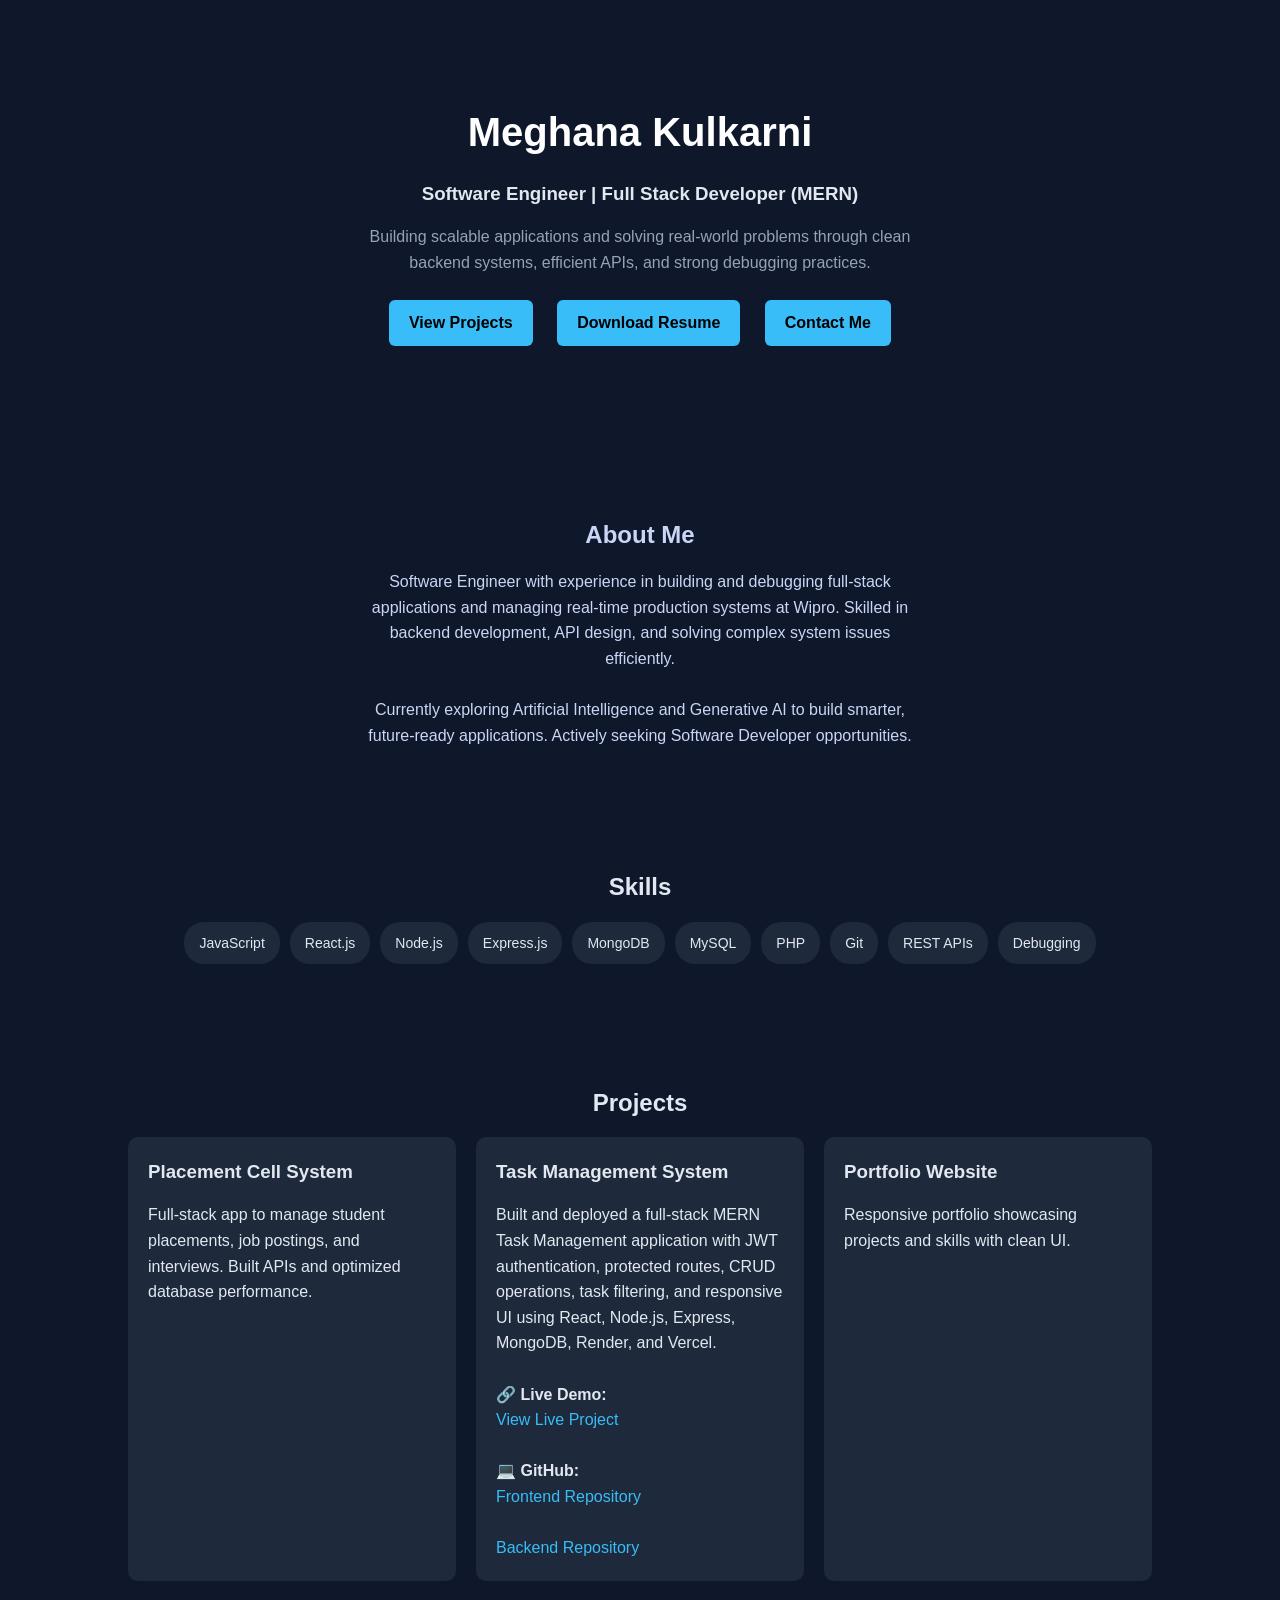
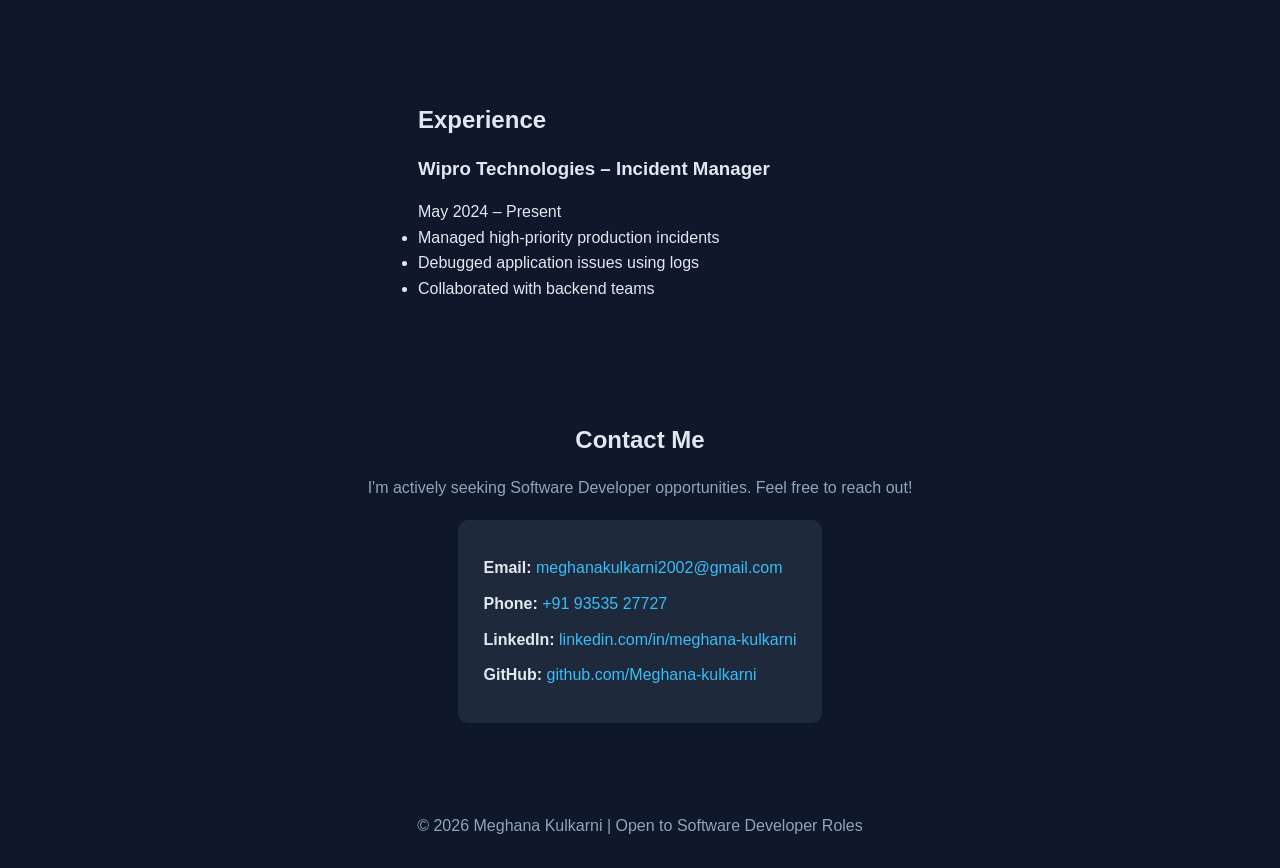
<file: index.html>
<!DOCTYPE html>
<html lang="en">
<head>
  <meta charset="UTF-8">
  <meta name="viewport" content="width=device-width, initial-scale=1.0">
  <title>Meghana Kulkarni | Software Engineer</title>

  <style>
.contact-box {
  background: #1e293b;
  padding: 25px;
  border-radius: 10px;
  display: inline-block;
  text-align: left;
}

.contact-box p {
  margin: 10px 0;
}

.contact-box a {
  color: #38bdf8;
}

.contact-box a:hover {
  text-decoration: underline;
}
    * {
      margin: 0;
      padding: 0;
      box-sizing: border-box;
      font-family: 'Segoe UI', sans-serif;
    }

    body {
      background: #0f172a;
      color: #e2e8f0;
      line-height: 1.6;
    }

    a {
      text-decoration: none;
      color: #38bdf8;
    }

    section {
      padding: 60px 10%;
    }

    h1, h2, h3 {
      margin-bottom: 15px;
    }

    /* HERO */
    .hero {
      text-align: center;
      padding: 100px 10%;
    }

    .hero h1 {
      font-size: 2.5rem;
      color: #ffffff;
    }

    .hero p {
      max-width: 600px;
      margin: 15px auto;
      color: #94a3b8;
    }

    .btn {
      display: inline-block;
      margin: 10px;
      padding: 10px 20px;
      border-radius: 6px;
      background: #38bdf8;
      color: #000;
      font-weight: bold;
      transition: 0.3s;
    }

    .btn:hover {
      background: #0ea5e9;
    }

    /* ABOUT */
    .about {
      max-width: 800px;
      margin: auto;
      text-align: center;
      color: #cbd5f5;
    }

    /* SKILLS */
    .skills {
      display: flex;
      flex-wrap: wrap;
      justify-content: center;
      gap: 10px;
    }

    .skill {
      background: #1e293b;
      padding: 10px 15px;
      border-radius: 20px;
      font-size: 14px;
    }

    /* PROJECTS */
    .projects {
      display: grid;
      grid-template-columns: repeat(auto-fit, minmax(250px, 1fr));
      gap: 20px;
    }

    .card {
      background: #1e293b;
      padding: 20px;
      border-radius: 10px;
      transition: 0.3s;
    }

    .card:hover {
      transform: translateY(-5px);
      background: #334155;
    }

    /* EXPERIENCE */
    .experience {
      max-width: 700px;
      margin: auto;
    }

    /* FOOTER */
    footer {
      text-align: center;
      padding: 30px;
      color: #94a3b8;
    }
  </style>
</head>

<body>

  <!-- HERO -->

  <section class="hero">
    <h1>Meghana Kulkarni</h1>
    <h3>Software Engineer | Full Stack Developer (MERN)</h3>
    <p>
      Building scalable applications and solving real-world problems through clean backend systems, efficient APIs, and strong debugging practices.
    </p>

    <a href="projects.html" class="btn">View Projects</a>
    <a href="Meghana@resume.pdf" class="btn">Download Resume</a>
    <a href="#contact" class="btn">Contact Me</a>
  </section>

  <!-- ABOUT -->
  <section class="about">
    <h2>About Me</h2>
    <p>
      Software Engineer with experience in building and debugging full-stack applications and managing real-time production systems at Wipro. Skilled in backend development, API design, and solving complex system issues efficiently.
      <br><br>
      Currently exploring Artificial Intelligence and Generative AI to build smarter, future-ready applications. Actively seeking Software Developer opportunities.
    </p>
  </section>

  <!-- SKILLS -->
  <section>
    <h2 style="text-align:center;">Skills</h2>
    <div class="skills">
      <div class="skill">JavaScript</div>
      <div class="skill">React.js</div>
      <div class="skill">Node.js</div>
      <div class="skill">Express.js</div>
      <div class="skill">MongoDB</div>
      <div class="skill">MySQL</div>
      <div class="skill">PHP</div>
      <div class="skill">Git</div>
      <div class="skill">REST APIs</div>
      <div class="skill">Debugging</div>
    </div>
  </section>

  <!-- PROJECTS -->
  <section>
    <h2 style="text-align:center;">Projects</h2>

    <div class="projects">

      <div class="card">
        <h3>Placement Cell System</h3>
        <p>
          Full-stack app to manage student placements, job postings, and interviews. Built APIs and optimized database performance.
        </p>
      </div>

      <div class="card">
  <h3>Task Management System</h3>

  <p>
    Built and deployed a full-stack MERN Task Management application with JWT authentication, protected routes, CRUD operations, task filtering, and responsive UI using React, Node.js, Express, MongoDB, Render, and Vercel.
  </p>

  <br>

  <p>
    <strong>🔗 Live Demo:</strong><br>
    <a href="https://task-management-frontend-1x98aooa3-meghana-kulkarnis-projects.vercel.app/" target="_blank">
      View Live Project
    </a>
  </p>

  <br>

  <p>
    <strong>💻 GitHub:</strong><br>
    <a href="https://github.com/Meghana-kulkarni/task-management-frontend" target="_blank">
      Frontend Repository
    </a>
    <br><br>
    <a href="https://github.com/Meghana-kulkarni/task-management" target="_blank">
      Backend Repository
    </a>
  </p>
</div>

      <div class="card">
        <h3>Portfolio Website</h3>
        <p>
          Responsive portfolio showcasing projects and skills with clean UI.
        </p>
      </div>

    </div>
  </section>

  <!-- EXPERIENCE -->
  <section class="experience">
    <h2>Experience</h2>
    <h3>Wipro Technologies – Incident Manager</h3>
    <p>May 2024 – Present</p>
    <ul>
      <li>Managed high-priority production incidents</li>
      <li>Debugged application issues using logs</li>
      <li>Collaborated with backend teams</li>
    </ul>
  </section>
<section id="contact" style="padding:60px 10%; text-align:center;">

  <h2>Contact Me</h2>
  <p style="color:#94a3b8; margin-bottom:20px;">
    I'm actively seeking Software Developer opportunities. Feel free to reach out!
  </p>

  <div class="contact-box">

    <p><strong>Email:</strong> 
      <a href="mailto:meghanakulkarni2002@gmail.com">
        meghanakulkarni2002@gmail.com
      </a>
    </p>

    <p><strong>Phone:</strong> 
      <a href="tel:+919353527727">
        +91 93535 27727
      </a>
    </p>

    <p><strong>LinkedIn:</strong> 
      <a href="https://linkedin.com/in/meghana-kulkarni" target="_blank">
        linkedin.com/in/meghana-kulkarni
      </a>
    </p>

    <p><strong>GitHub:</strong> 
      <a href="https://github.com/Meghana-kulkarni" target="_blank">
        github.com/Meghana-kulkarni
      </a>
    </p>

  </div>

</section>

  <!-- FOOTER -->
  <footer>
    <p>© 2026 Meghana Kulkarni | Open to Software Developer Roles</p>
  </footer>

</body>
</html>
</file>
